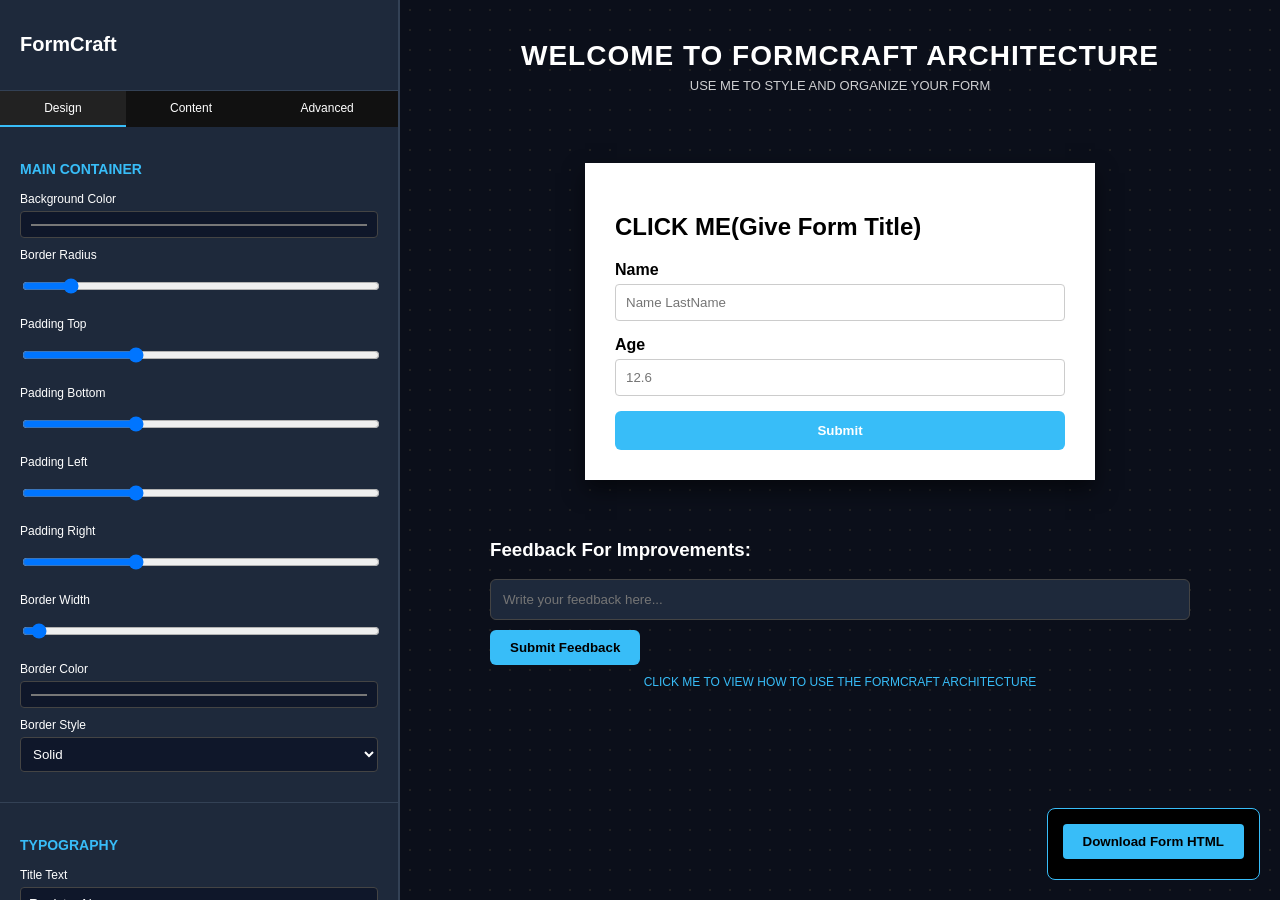
<file: index.html>
<!DOCTYPE html>
<html lang="en">
<head>
    <meta charset="UTF-8">
    <title>FormCraft Architecture</title>
    <link rel="stylesheet" href="style.css">
</head>
<body>

    <div class="a">
        <div class="group">
            <h1 style="font-size: 20px;">FormCraft</h1>
        </div>

        <div class="tabs">
            <div class="tab active" id="t1">Design</div>
            <div class="tab" id="t2">Content</div>
            <div class="tab" id="t3">Advanced</div>
        </div>

        <!-- PANEL 1 -->
        <div class="panel active" id="p1">
            <div class="group">
                <h3>Main Container</h3>
                <div class="item">
                    <label>Background Color</label>
                    <input type="color" id="c1" value="#ffffff">
                </div>
                <div class="item">
                    <label>Border Radius</label>
                    <input type="range" id="c2" min="0" max="100" value="10">
                </div>
                <div class="item">
                    <label>Padding Top</label>
                    <input type="range" id="c3" min="0" max="100" value="30">
                </div>
                <div class="item">
                    <label>Padding Bottom</label>
                    <input type="range" id="c4" min="0" max="100" value="30">
                </div>
                <div class="item">
                    <label>Padding Left</label>
                    <input type="range" id="c5" min="0" max="100" value="30">
                </div>
                <div class="item">
                    <label>Padding Right</label>
                    <input type="range" id="c6" min="0" max="100" value="30">
                </div>
                <div class="item">
                    <label>Border Width</label>
                    <input type="range" id="c7" min="0" max="20" value="0">
                </div>
                <div class="item">
                    <label>Border Color</label>
                    <input type="color" id="c8" value="#000000">
                </div>
                <div class="item">
                    <label>Border Style</label>
                    <select id="c9">
                        <option value="solid">Solid</option>
                        <option value="dashed">Dashed</option>
                        <option value="dotted">Dotted</option>
                        <option value="double">Double</option>
                    </select>
                </div>
            </div>

            <div class="group">
                <h3>Typography</h3>
                <div class="item">
                    <label>Title Text</label>
                    <input type="text" id="c10" value="Register Now">
                </div>
                <div class="item">
                    <label>Title Color</label>
                    <input type="color" id="c11" value="#000000">
                </div>
                <div class="item">
                    <label>Title Size</label>
                    <input type="range" id="c12" min="10" max="100" value="24">
                </div>
                <div class="item">
                    <label>Text Alignment</label>
                    <select id="c13">
                        <option value="left">Left</option>
                        <option value="center">Center</option>
                        <option value="right">Right</option>
                    </select>
                </div>
                <div class="item">
                    <label>Font Family</label>
                    <select id="c14">
                        <option value="sans-serif">Sans Serif</option>
                        <option value="serif">Serif</option>
                        <option value="monospace">Monospace</option>
                        <option value="cursive">Cursive</option>
                    </select>
                </div>
            </div>
        </div>

        <!-- PANEL 2 -->
        <div class="panel" id="p2">
            <div class="group">
                <h3>Form Elements</h3>
                <div class="item">
                    <label>Label Color</label>
                    <input type="color" id="c15" value="#333333">
                </div>
                <div class="item">
                    <label>Label Font Size</label>
                    <input type="range" id="c16" min="8" max="30" value="14">
                </div>
                <div class="item">
                    <label>Input Background</label>
                    <input type="color" id="c17" value="#ffffff">
                </div>
                <div class="item">
                    <label>Input Border Color</label>
                    <input type="color" id="c18" value="#cccccc">
                </div>
                <div class="item">
                    <label>Input Text Color</label>
                    <input type="color" id="c19" value="#000000">
                </div>
                <div class="item">
                    <label>Input Height</label>
                    <input type="range" id="c20" min="20" max="80" value="40">
                </div>
            </div>

            <div class="group">
                <h3>Button Styling</h3>
                <div class="item">
                    <label>Button Text</label>
                    <input type="text" id="c21" value="Submit">
                </div>
                <div class="item">
                    <label>Button Background</label>
                    <input type="color" id="c22" value="#38bdf8">
                </div>
                <div class="item">
                    <label>Button Text Color</label>
                    <input type="color" id="c23" value="#ffffff">
                </div>
                <div class="item">
                    <label>Button Radius</label>
                    <input type="range" id="c24" min="0" max="50" value="5">
                </div>
                <div class="item">
                    <label>Button Height</label>
                    <input type="range" id="c25" min="30" max="100" value="45">
                </div>
            </div>
        </div>

        <!-- PANEL 3 -->
        <div class="panel" id="p3">
            <div class="group">
                <h3>New Element Controls</h3>
                <div class="item">
                    <label>Label / Title</label>
                    <input type="text" id="new-el-label" placeholder="Enter Label Name">
                </div>
                <div class="item">
                    <label>Placeholder / Initial Data</label>
                    <input type="text" id="new-el-data" placeholder="Enter Placeholder">
                </div>
                <div class="item">
                    <label>Custom Text Color</label>
                    <input type="color" id="new-el-color" value="#000000">
                </div>
                <div class="item">
                    <label>Custom Font Size</label>
                    <input type="range" id="new-el-size" min="8" max="50" value="14">
                </div>
                <div class="item">
                    <label>Custom Bg Color</label>
                    <input type="color" id="new-el-bg" value="#ffffff">
                </div>
                <button class="btn" id="add-field">Add Input Field</button>
            </div>

            <div class="group">
                <h3>Header Builder</h3>
                <div class="item">
                    <label>Header 3 Text</label>
                    <input type="text" id="h3-text" placeholder="Sub-heading text">
                </div>
                <div class="item">
                    <label>Header Color</label>
                    <input type="color" id="h3-color" value="#333333">
                </div>
                <div class="item">
                    <label>Header Size</label>
                    <input type="range" id="h3-size" min="12" max="60" value="20">
                </div>
                <button class="btn" id="add-h3">Add Header 3</button>
            </div>

            <div class="group">
                <h3>List Builder</h3>
                <div class="item">
                    <label>List Type</label>
                    <select id="list-type">
                        <option value="ul">Unordered (Bullets)</option>
                        <option value="ol">Ordered (Numbers)</option>
                    </select>
                </div>
                <div class="item">
                    <label>List Item Text</label>
                    <input type="text" id="list-item-text" placeholder="Item Name">
                </div>
                <button class="btn" id="add-list-item">Add Item to List</button>
            </div>

            <div class="group">
                <h3>Global Effects</h3>
                <div class="item">
                    <label>Shadow Intensity</label>
                    <input type="range" id="c26" min="0" max="50" value="10">
                </div>
                <div class="item">
                    <label>Shadow Color</label>
                    <input type="color" id="c27" value="#000000">
                </div>
                <div class="item">
                    <label>Opacity</label>
                    <input type="range" id="c28" min="0" max="100" value="100">
                </div>
                <div class="item">
                    <label>Rotate Form (deg)</label>
                    <input type="range" id="c29" min="-180" max="180" value="0">
                </div>
            </div>
            <div class="group">
                <button class="btn" style="background: #ef4444;" id="reset-all">Reset All</button>
            </div>
        </div>
    </div>

    <div class="b">
        <div class="form-wrapper">
            <div class="form-info-top">
                <div class="info-title">
                    <span>WELCOME TO FORMCRAFT ARCHITECTURE</span>
                </div>
                <div class="info-subtitle">
                    <span>USE ME TO STYLE AND ORGANIZE YOUR FORM</span>
                </div>
            </div>
            
            <form id="form-box">
                <h2 id="live-title">CLICK ME(Give Form Title)</h2>
                <div id="field-list">
                    <div class="field">
                        <label class="live-label">Name</label>
                        <input type="text" class="live-input" placeholder="Name LastName">
                    </div>
                    <div class="field">
                        <label class="live-label">Age</label>
                        <input type="number" class="live-input" placeholder="12.6">
                    </div>
                </div>
                <div id="list-container"></div>
                <div id="form-errors" style="color:red; font-size:13px; margin-bottom:10px;"></div>

                <button type="button" id="main-btn">Submit</button>
            </form>

            <div id="feedback-section">
                <h3>Feedback For Improvements:</h3>
                <input type="text" id="feedback-input" placeholder="Write your feedback here...">
                <button id="feedback-btn">Submit Feedback</button>
                <div id="feedback-list"></div>
            </div>

            <div class="form-info-bottom">
                <a href="FORMCRAFT-ARCHITECTURE.HTML" target="_blank">CLICK ME TO VIEW HOW TO USE THE FORMCRAFT ARCHITECTURE</a>
            </div>
        </div>
    </div>

    <div class="code-box">
        <button class="btn" onclick="exportData()">Download Form HTML</button>
    </div>

<script src="script.js"></script>
</body>
</html>
</file>
<file: style.css>
:root {
    --bg: #0f172a;
    --side: #1e293b;
    --accent: #38bdf8;
    --white: #ffffff;
}

/* GENERAL BODY STYLING */
body {
    margin: 0;
    padding: 0;
    font-family: sans-serif;
    background-color: var(--bg);
    color: var(--white);
    display: flex;
    height: 100vh;
    overflow: hidden;
}

/*  SIDEBAR */
.a {
    width: 400px;
    background-color: var(--side);
    border-right: 2px solid #334155;
    display: flex;
    flex-direction: column;
    overflow-y: scroll;
    box-sizing: border-box;
    padding-bottom: 20px;
}

/* FORM AREA */
.b {
    flex-grow: 1;
    display: flex;
    flex-direction: column;
    align-items: center;
    padding-top: 40px;
    padding-bottom: 40px;
    padding-left: 20px;
    padding-right: 20px;
    background-color: #0b0f1a;
    background-image: radial-gradient(#222 1px, transparent 1px);
    background-size: 20px 20px;
    gap: 30px;
    overflow-y: auto;
}

/* FORM WRAPPER */
.form-wrapper {
    display: flex;
    flex-direction: column;
    align-items: center;
    width: 100%;
    max-width: 700px;
}

/* FORM BOX */
#form-box {
    width: 450px;
    min-height: 200px;
    background-color: white;
    padding-top: 30px;
    padding-bottom: 30px;
    padding-left: 30px;
    padding-right: 30px;
    color: black;
    box-shadow: 0 10px 20px rgba(0,0,0,0.5);
    flex-shrink: 0;
}

/* FORM INFO */
.form-info-top {
    text-align: center;
    color: white;
}

.info-title {
    font-size: 28px;
    font-weight: 700;
    letter-spacing: 1px;
    margin-bottom: 6px;
}

.info-subtitle {
    font-size: 13px;
    opacity: 0.8;
}

/* BOTTOM INFO LINK */
.form-info-bottom {
    margin-top: 10px;
    font-size: 12px;
}

.form-info-bottom a {
    color: #38bdf8;
    text-decoration: none;
    cursor: pointer;
}

.form-info-bottom a:hover {
    text-decoration: underline;
}

/* GROUPS AND ITEMS */
.group {
    padding-top: 20px;
    padding-bottom: 20px;
    padding-left: 20px;
    padding-right: 20px;
    border-bottom: 1px solid #334155;
    box-sizing: border-box;
}

.group h3 {
    margin-bottom: 15px;
    font-size: 14px;
    color: var(--accent);
    text-transform: uppercase;
}

#form-box h3 {
    margin-top: 10px;
    margin-bottom: 10px;
    font-weight: 600;
    width: 100%;
    text-transform: none;
}

.item {
    margin-bottom: 10px;
}

.item label {
    display: block;
    font-size: 12px;
    margin-bottom: 5px;
}

.item input, .item select {
    width: 100%;
    padding-top: 8px;
    padding-bottom: 8px;
    padding-left: 8px;
    padding-right: 8px;
    background-color: #0f172a;
    border: 1px solid #444;
    color: white;
    border-radius: 4px;
    box-sizing: border-box;
    outline: none;
}

/* HOVER AND FOCUS STYLING */
.item input:hover, .item select:hover {
    border-color: var(--accent);
    transition: border-color 0.3s ease;
}

.item input:focus, .item select:focus {
    border-color: var(--accent);
    box-shadow: 0 0 8px rgba(56,189,248,0.5);
}

/* FIELDS INSIDE FORM */
.field {
    margin-bottom: 15px;
}

.field label {
    display: block;
    margin-bottom: 5px;
    font-weight: bold;
}

.field input {
    width: 100%;
    padding-top: 10px;
    padding-bottom: 10px;
    padding-left: 10px;
    padding-right: 10px;
    border: 1px solid #ccc;
    border-radius: 4px;
    box-sizing: border-box;
    outline: none;
}

/* MAIN BUTTON */
#main-btn {
    width: 100%;
    padding-top: 12px;
    padding-bottom: 12px;
    padding-left: 12px;
    padding-right: 12px;
    border: none;
    background-color: #38bdf8;
    color: white;
    font-weight: bold;
    cursor: pointer;
    border-radius: 6px;
    transition: background-color 0.3s ease;
}

#main-btn:hover {
    background-color: #0ea5e9;
}

/* TABS */
.tabs {
    display: flex;
    background-color: #111;
}

.tab {
    flex-grow: 1;
    padding-top: 10px;
    padding-bottom: 10px;
    text-align: center;
    cursor: pointer;
    font-size: 12px;
    border-bottom: 2px solid transparent;
    transition: all 0.3s ease;
}

.tab:hover {
    background-color: #222;
}

.tab.active {
    border-bottom: 2px solid var(--accent);
    background-color: #222;
}

/* PANELS */
.panel {
    display: none;
}

.panel.active {
    display: block;
}

/* CODE BOX */
.code-box {
    position: fixed;
    bottom: 20px;
    right: 20px;
    background-color: #000;
    padding-top: 15px;
    padding-bottom: 15px;
    padding-left: 15px;
    padding-right: 15px;
    border-radius: 8px;
    border: 1px solid var(--accent);
}

/* BUTTONS IN PANEL */
button.btn {
    background-color: var(--accent);
    border: none;
    padding-top: 10px;
    padding-bottom: 10px;
    padding-left: 20px;
    padding-right: 20px;
    color: #000;
    font-weight: bold;
    cursor: pointer;
    border-radius: 4px;
    width: 100%;
    margin-bottom: 5px;
    transition: background-color 0.3s ease;
}

button.btn:hover {
    background-color: #0ea5e9;
}

/* FEEDBACK SECTION */
#feedback-section {
    margin-top: 40px;
    width: 100%;
    max-width: 700px;
    flex-shrink: 0;
}

#feedback-section input {
    width: 100%;
    padding-top: 12px;
    padding-bottom: 12px;
    padding-left: 12px;
    padding-right: 12px;
    border-radius: 6px;
    border: 1px solid #444;
    margin-bottom: 10px;
    box-sizing: border-box;
    outline: none;
    color: white;
    background-color: #1e293b;
}

#feedback-section input:focus {
    border-color: var(--accent);
    box-shadow: 0 0 8px rgba(56,189,248,0.5);
}

#feedback-btn {
    padding-top: 10px;
    padding-bottom: 10px;
    padding-left: 20px;
    padding-right: 20px;
    border: none;
    border-radius: 6px;
    background-color: #38bdf8;
    font-weight: bold;
    cursor: pointer;
    transition: background-color 0.3s ease;
}

#feedback-btn:hover {
    background-color: #0ea5e9;
}

/* RESPONSIVENESS */
@media (max-width: 1200px) {
    .a {
        width: 300px;
    }

    #form-box {
        width: 380px;
        padding-top: 25px;
        padding-bottom: 25px;
        padding-left: 25px;
        padding-right: 25px;
    }

    .field input {
        padding-top: 8px;
        padding-bottom: 8px;
        padding-left: 8px;
        padding-right: 8px;
    }
}

@media (max-width: 992px) {
    body {
        flex-direction: column;
        height: auto;
        overflow: visible;
    }

    .a {
        width: 100%;
        height: auto;
        border-right: none;
        border-bottom: 2px solid #334155;
    }

    .b {
        width: 100%;
        padding-top: 20px;
        padding-bottom: 20px;
        padding-left: 10px;
        padding-right: 10px;
        gap: 20px;
    }

    #form-box {
        width: 90%;
        min-width: 300px;
        padding-top: 20px;
        padding-bottom: 20px;
        padding-left: 20px;
        padding-right: 20px;
    }

    .tabs {
        flex-wrap: wrap;
    }

    .tab {
        font-size: 11px;
        padding-top: 8px;
        padding-bottom: 8px;
    }
}

@media (max-width: 600px) {
    #form-box {
        width: 100%;
        padding-top: 15px;
        padding-bottom: 15px;
        padding-left: 15px;
        padding-right: 15px;
    }

    .group {
        padding-left: 10px;
        padding-right: 10px;
    }

    .field input {
        font-size: 14px;
    }

    .info-title {
        font-size: 22px;
    }

    .info-subtitle {
        font-size: 11px;
    }
}
.form-info-top {
    margin-bottom: 70px;
}

#form-box {
    transition: margin 0.3s ease;
}
#field-list .field {
    display: block;
    width: 100%;
    margin-bottom: 15px;
}

#field-list .field input {
    display: block;
    width: 100%;
    box-sizing: border-box;
}
</file>
